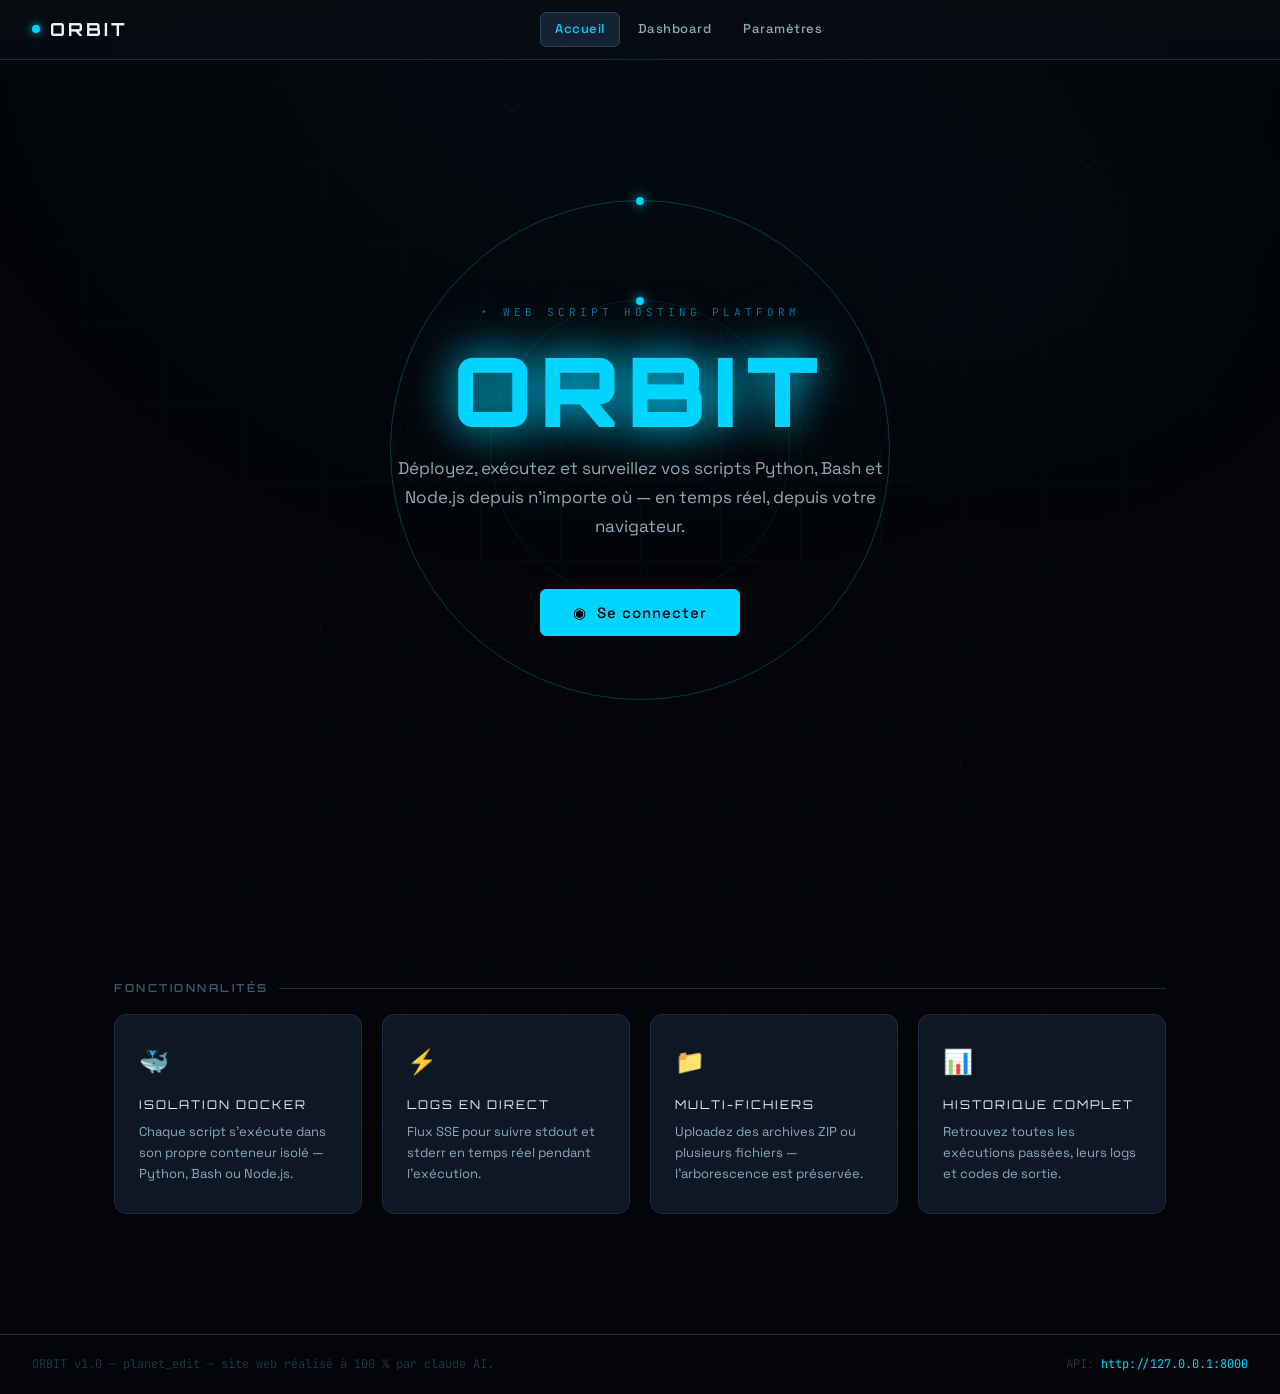
<file: docs/index.html>
<!DOCTYPE html>
<html lang="fr">
<head>
  <meta charset="UTF-8" />
  <meta name="viewport" content="width=device-width, initial-scale=1.0" />
  <title>ORBIT — Web Script Hosting</title>
  <link rel="stylesheet" href="css/style.css" />
  <style>
    /* ── Hero ─────────────────────────────────────────────── */
    .hero {
      min-height: 100vh;
      display: flex; flex-direction: column; align-items: center; justify-content: center;
      text-align: center;
      padding: 120px 24px 80px;
      position: relative;
    }

    .hero-eyebrow {
      font-family: var(--font-mono);
      font-size: 11px;
      letter-spacing: 4px;
      text-transform: uppercase;
      color: var(--accent-dim);
      margin-bottom: 20px;
      animation: fadeInDown .6s ease both;
    }

    .hero-title {
      font-family: var(--font-display);
      font-size: clamp(52px, 10vw, 96px);
      font-weight: 900;
      color: var(--text-bright);
      letter-spacing: 8px;
      line-height: 1;
      margin-bottom: 16px;
      animation: fadeInDown .7s .1s ease both;
      position: relative;
    }

    .hero-title .glow-text {
      color: var(--accent);
      text-shadow: 0 0 40px var(--accent), 0 0 80px var(--accent-glow);
    }

    .hero-subtitle {
      font-size: 17px;
      color: var(--text-main);
      max-width: 520px;
      margin-bottom: 48px;
      line-height: 1.7;
      animation: fadeInDown .8s .2s ease both;
    }

    .hero-actions {
      display: flex; gap: 16px; flex-wrap: wrap; justify-content: center;
      animation: fadeInDown .9s .3s ease both;
    }

    /* ── Grid déco (lignes de grille) ────────────────────── */
    .grid-overlay {
      position: fixed; inset: 0; z-index: 0;
      background-image:
        linear-gradient(var(--text-faint) 1px, transparent 1px),
        linear-gradient(90deg, var(--text-faint) 1px, transparent 1px);
      background-size: 80px 80px;
      opacity: .12;
      mask-image: radial-gradient(ellipse 80% 80% at 50% 50%, black 30%, transparent 80%);
      pointer-events: none;
    }

    /* Cercle décoratif central */
    .orbit-ring {
      position: absolute;
      width: 500px; height: 500px;
      border: 1px solid var(--accent-glow);
      border-radius: 50%;
      top: 50%; left: 50%;
      transform: translate(-50%, -50%);
      pointer-events: none;
      animation: spin 20s linear infinite;
      z-index: 0;
    }
    .orbit-ring::before {
      content: '';
      position: absolute;
      width: 8px; height: 8px;
      background: var(--accent);
      border-radius: 50%;
      box-shadow: 0 0 12px var(--accent);
      top: -4px; left: 50%;
      transform: translateX(-50%);
    }
    .orbit-ring-2 {
      width: 300px; height: 300px;
      animation: spin 12s linear infinite reverse;
      border-color: #00d4ff1a;
    }

    /* ── Features ─────────────────────────────────────────── */
    .features {
      position: relative; z-index: 1;
      padding: 80px 0 120px;
    }

    .features-grid {
      display: grid;
      grid-template-columns: repeat(auto-fit, minmax(240px, 1fr));
      gap: 20px;
    }

    .feature-card {
      background: var(--bg-card);
      border: 1px solid var(--border);
      border-radius: var(--radius-lg);
      padding: 28px 24px;
      transition: border-color var(--transition), transform var(--transition);
    }
    .feature-card:hover {
      border-color: var(--accent-dim);
      transform: translateY(-3px);
    }

    .feature-icon {
      font-size: 24px;
      margin-bottom: 14px;
      display: block;
    }

    .feature-title {
      font-family: var(--font-display);
      font-size: 12px;
      letter-spacing: 2px;
      text-transform: uppercase;
      color: var(--text-bright);
      margin-bottom: 8px;
    }

    .feature-desc {
      font-size: 13px;
      color: var(--text-main);
      line-height: 1.6;
    }

    /* ── Footer ───────────────────────────────────────────── */
    footer {
      position: relative; z-index: 1;
      border-top: 1px solid var(--border);
      padding: 20px 32px;
      display: flex; align-items: center; justify-content: space-between;
      color: var(--text-faint);
      font-size: 12px;
      font-family: var(--font-mono);
    }

    /* ── Nav CTA ──────────────────────────────────────────── */
    .nav-status {
      display: flex; align-items: center; gap: 8px;
      font-size: 12px;
      font-family: var(--font-mono);
      color: var(--text-dim);
    }
  </style>
</head>
<body>
  <div class="starfield"></div>
  <div class="grid-overlay"></div>

  <!-- Navbar -->
  <nav>
    <div class="nav-brand">
      <span class="brand-dot"></span>
      ORBIT
    </div>
    <ul class="nav-links">
      <li><a href="#" class="active">Accueil</a></li>
      <li><a href="dashboard">Dashboard</a></li>
      <li><a href="settings">Paramètres</a></li>
    </ul>
    <div class="nav-actions" id="nav-actions">
      <!-- Injecté par JS -->
    </div>
  </nav>

  <!-- Hero -->
  <section class="hero">
    <div class="orbit-ring"></div>
    <div class="orbit-ring orbit-ring-2"></div>

    <p class="hero-eyebrow">▸ Web Script Hosting Platform</p>
    <h1 class="hero-title"><span class="glow-text">ORBIT</span></h1>
    <p class="hero-subtitle">
      Déployez, exécutez et surveillez vos scripts Python, Bash et Node.js
      depuis n'importe où — en temps réel, depuis votre navigateur.
    </p>
    <div class="hero-actions">
      <button class="btn btn-primary btn-lg" onclick="Utils.go('login')" id="btn-login">
        ◉ &nbsp;Se connecter
      </button>
      <button class="btn btn-ghost btn-lg" onclick="Utils.go('dashboard')" id="btn-dash">
        ▸ &nbsp;Mon espace
      </button>
    </div>
  </section>

  <!-- Features -->
  <section class="features">
    <div class="container">
      <p class="section-title">Fonctionnalités</p>
      <div class="features-grid">
        <div class="feature-card">
          <span class="feature-icon">🐳</span>
          <div class="feature-title">Isolation Docker</div>
          <p class="feature-desc">Chaque script s'exécute dans son propre conteneur isolé — Python, Bash ou Node.js.</p>
        </div>
        <div class="feature-card">
          <span class="feature-icon">⚡</span>
          <div class="feature-title">Logs en direct</div>
          <p class="feature-desc">Flux SSE pour suivre stdout et stderr en temps réel pendant l'exécution.</p>
        </div>
        <div class="feature-card">
          <span class="feature-icon">📁</span>
          <div class="feature-title">Multi-fichiers</div>
          <p class="feature-desc">Uploadez des archives ZIP ou plusieurs fichiers — l'arborescence est préservée.</p>
        </div>
        <div class="feature-card">
          <span class="feature-icon">📊</span>
          <div class="feature-title">Historique complet</div>
          <p class="feature-desc">Retrouvez toutes les exécutions passées, leurs logs et codes de sortie.</p>
        </div>
      </div>
    </div>
  </section>

  <!-- Footer -->
  <footer>
    <span>ORBIT v1.0 — planet_edit — site web réalisé à 100 % par claude AI.</span>
    <span>API: <span id="api-url-display" style="color:var(--accent)"></span></span>
  </footer>

  <script src="js/config.js"></script>
  <script src="js/utils.js"></script>
  <script>
    // Afficher l'URL de l'API dans le footer
    document.getElementById("api-url-display").textContent = CONFIG.API_URL;

    // Adapter la navbar selon l'état de connexion
    const navActions = document.getElementById("nav-actions");
    if (Utils.isLoggedIn()) {
      navActions.innerHTML = `
        <span style="color:var(--text-dim);font-size:13px;margin-right:6px">
          Bonjour, <strong style="color:var(--accent)">${Utils.getUsername()}</strong>
        </span>
        <button class="btn btn-ghost btn-sm" onclick="Utils.go('dashboard')">Dashboard</button>
      `;
      document.getElementById("btn-login").style.display = "none";
    } else {
      document.getElementById("btn-dash").style.display = "none";
    }
  </script>
</body>
</html>
</file>
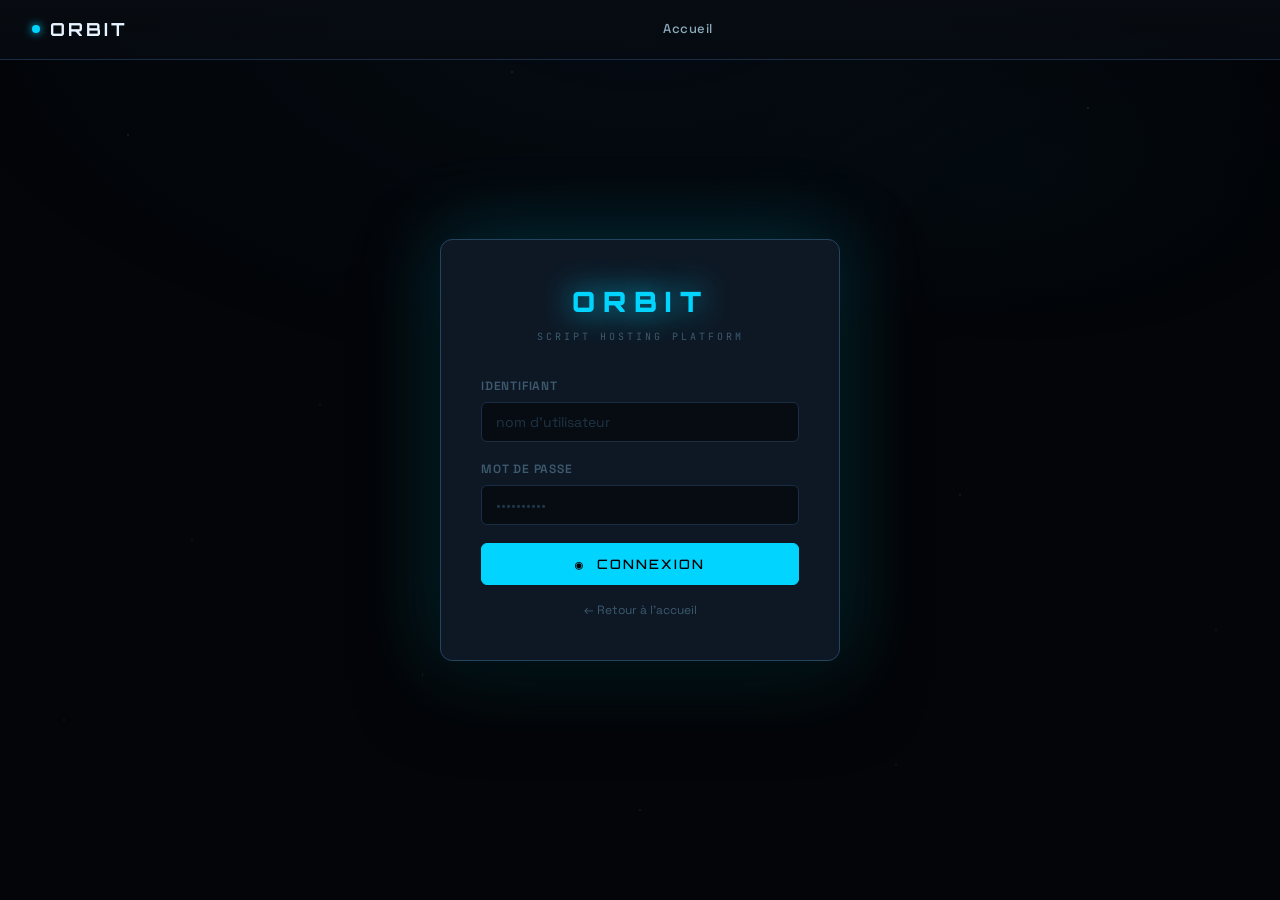
<file: docs/login/index.html>
<!DOCTYPE html>
<html lang="fr">
<head>
  <meta charset="UTF-8" />
  <meta name="viewport" content="width=device-width, initial-scale=1.0" />
  <title>ORBIT — Connexion</title>
  <link rel="stylesheet" href="../css/style.css" />
  <style>
    body { display: flex; flex-direction: column; min-height: 100vh; }

    .login-page {
      flex: 1;
      display: flex; align-items: center; justify-content: center;
      padding: 24px;
      position: relative; z-index: 1;
    }

    .login-box {
      width: 100%; max-width: 400px;
      background: var(--bg-card);
      border: 1px solid var(--border-lit);
      border-radius: var(--radius-lg);
      padding: 40px;
      box-shadow: 0 24px 80px #000000aa, 0 0 80px var(--accent-glow);
      animation: slideUp .35s ease both;
    }

    .login-logo {
      text-align: center;
      margin-bottom: 32px;
    }

    .login-logo .logo-text {
      font-family: var(--font-display);
      font-size: 28px;
      font-weight: 900;
      letter-spacing: 8px;
      color: var(--accent);
      text-shadow: 0 0 30px var(--accent);
    }

    .login-logo .logo-sub {
      font-family: var(--font-mono);
      font-size: 10px;
      letter-spacing: 3px;
      color: var(--text-dim);
      margin-top: 4px;
      text-transform: uppercase;
    }

    .login-form { display: flex; flex-direction: column; gap: 18px; }

    .login-separator {
      text-align: center;
      font-family: var(--font-mono);
      font-size: 10px;
      letter-spacing: 2px;
      color: var(--text-faint);
      margin: 4px 0;
    }

    .btn-login-full {
      width: 100%;
      justify-content: center;
      padding: 12px;
      font-family: var(--font-display);
      font-size: 13px;
      letter-spacing: 2px;
    }

    .login-back {
      text-align: center;
      margin-top: 16px;
      font-size: 12px;
      color: var(--text-dim);
    }

    .error-msg {
      background: #ff335515;
      border: 1px solid #ff335533;
      border-radius: var(--radius);
      color: var(--red);
      font-size: 13px;
      padding: 10px 14px;
      display: none;
    }
  </style>
</head>
<body>
  <div class="starfield"></div>

  <!-- Navbar minimale -->
  <nav>
    <div class="nav-brand" onclick="Utils.go('../')" style="cursor:pointer">
      <span class="brand-dot"></span>
      ORBIT
    </div>
    <ul class="nav-links">
      <li><a href="../">Accueil</a></li>
    </ul>
    <div></div>
  </nav>

  <div class="login-page">
    <div class="login-box">
      <div class="login-logo">
        <div class="logo-text">ORBIT</div>
        <div class="logo-sub">Script Hosting Platform</div>
      </div>

      <div class="login-form">
        <div class="form-group">
          <label class="form-label">Identifiant</label>
          <input class="form-input" id="username" type="text"
                 placeholder="nom d'utilisateur" autocomplete="username" />
        </div>
        <div class="form-group">
          <label class="form-label">Mot de passe</label>
          <input class="form-input" id="password" type="password"
                 placeholder="••••••••••" autocomplete="current-password" />
        </div>

        <div class="error-msg" id="error-msg"></div>

        <button class="btn btn-primary btn-login-full" id="btn-submit" onclick="doLogin()">
          ◉ &nbsp;CONNEXION
        </button>
      </div>

      <div class="login-back">
        <a href="../" style="color:var(--text-dim)">← Retour à l'accueil</a>
      </div>
    </div>
  </div>

  <script src="../js/config.js"></script>
  <script src="../js/api.js"></script>
  <script src="../js/utils.js"></script>
  <script>
    // Redirect si déjà connecté
    if (Utils.isLoggedIn()) Utils.go("../dashboard");

    // Enter key support
    document.addEventListener("keydown", e => {
      if (e.key === "Enter") doLogin();
    });

    async function doLogin() {
      const username = document.getElementById("username").value.trim();
      const password = document.getElementById("password").value;
      const errEl = document.getElementById("error-msg");
      const btn = document.getElementById("btn-submit");

      errEl.style.display = "none";

      if (!username || !password) {
        showError("Veuillez remplir tous les champs.");
        return;
      }

      btn.disabled = true;
      btn.innerHTML = `<span class="spinner"></span> Connexion...`;

      try {
        await API.login(username, password);
        Utils.setLoggedIn(username);
        Utils.toast("Bienvenue, " + username + " !", "success");
        setTimeout(() => Utils.go("../dashboard"), 600);
      } catch (err) {
        showError(err.message || "Identifiants incorrects.");
        btn.disabled = false;
        btn.innerHTML = `◉ &nbsp;CONNEXION`;
      }
    }

    function showError(msg) {
      const el = document.getElementById("error-msg");
      el.textContent = "✕  " + msg;
      el.style.display = "block";
    }
  </script>
</body>
</html>
</file>
<file: docs/css/style.css>
/* ============================================================
   ORBIT — Global Stylesheet
   Thème : dark space / terminal / retro-futuriste
   ============================================================ */

@import url('https://fonts.googleapis.com/css2?family=Orbitron:wght@400;600;700;900&family=JetBrains+Mono:wght@300;400;500&family=Space+Grotesk:wght@300;400;500;600&display=swap');

/* ── Variables ────────────────────────────────────────────── */
:root {
  --bg-void:    #030508;
  --bg-deep:    #070c12;
  --bg-panel:   #0a1118;
  --bg-card:    #0e1825;
  --bg-hover:   #132130;
  --border:     #1a2d42;
  --border-lit: #234560;

  --accent:       #00d4ff;
  --accent-glow:  #00d4ff33;
  --accent-dim:   #00d4ff88;
  --accent2:      #0088cc;

  --text-bright:  #e8f4ff;
  --text-main:    #8baabb;
  --text-dim:     #3d5a6e;
  --text-faint:   #1e3445;

  --green:   #00ff88;
  --red:     #ff3355;
  --orange:  #ff8800;
  --yellow:  #ffcc00;

  --font-display: 'Orbitron', monospace;
  --font-mono:    'JetBrains Mono', monospace;
  --font-body:    'Space Grotesk', sans-serif;

  --radius:    6px;
  --radius-lg: 12px;
  --nav-h:     60px;
  --transition: 200ms cubic-bezier(.4,0,.2,1);
}

/* ── Reset ────────────────────────────────────────────────── */
*, *::before, *::after { box-sizing: border-box; margin: 0; padding: 0; }

html { scroll-behavior: smooth; }

body {
  background: var(--bg-void);
  color: var(--text-main);
  font-family: var(--font-body);
  font-size: 14px;
  line-height: 1.6;
  min-height: 100vh;
  overflow-x: hidden;
}

a { color: var(--accent); text-decoration: none; }
a:hover { color: var(--text-bright); }

/* ── Starfield background ─────────────────────────────────── */
.starfield {
  position: fixed; inset: 0; z-index: 0;
  background:
    radial-gradient(ellipse 80% 60% at 50% 0%, #0a1e3344 0%, transparent 70%),
    radial-gradient(ellipse 40% 30% at 80% 20%, #001a2a22 0%, transparent 60%);
  pointer-events: none;
}

.starfield::before {
  content: '';
  position: absolute; inset: 0;
  background-image:
    radial-gradient(1px 1px at 10% 15%, #ffffff33, transparent),
    radial-gradient(1px 1px at 25% 45%, #ffffff22, transparent),
    radial-gradient(1px 1px at 40% 8%, #ffffff44, transparent),
    radial-gradient(1px 1px at 60% 30%, #ffffff22, transparent),
    radial-gradient(1px 1px at 75% 55%, #ffffff33, transparent),
    radial-gradient(1px 1px at 85% 12%, #ffffff44, transparent),
    radial-gradient(1px 1px at 95% 70%, #ffffff22, transparent),
    radial-gradient(1.5px 1.5px at 5% 80%, #00d4ff22, transparent),
    radial-gradient(1px 1px at 50% 90%, #ffffff33, transparent),
    radial-gradient(1px 1px at 15% 60%, #ffffff22, transparent),
    radial-gradient(1px 1px at 33% 75%, #ffffff33, transparent),
    radial-gradient(1px 1px at 70% 85%, #ffffff22, transparent);
}

/* ── Navbar ───────────────────────────────────────────────── */
nav {
  position: fixed; top: 0; left: 0; right: 0; z-index: 100;
  height: var(--nav-h);
  display: flex; align-items: center; justify-content: space-between;
  padding: 0 32px;
  background: linear-gradient(180deg, #070c12f0 0%, #070c12cc 100%);
  border-bottom: 1px solid var(--border);
  backdrop-filter: blur(12px);
}

.nav-brand {
  display: flex; align-items: center; gap: 10px;
  font-family: var(--font-display);
  font-size: 18px;
  font-weight: 700;
  color: var(--text-bright);
  letter-spacing: 3px;
}

.nav-brand .brand-dot {
  width: 8px; height: 8px;
  background: var(--accent);
  border-radius: 50%;
  box-shadow: 0 0 8px var(--accent);
  animation: pulse-dot 2s ease-in-out infinite;
}

.nav-links {
  display: flex; align-items: center; gap: 4px;
  list-style: none;
}

.nav-links a {
  display: flex; align-items: center; gap: 6px;
  padding: 6px 14px;
  border-radius: var(--radius);
  color: var(--text-main);
  font-size: 13px;
  font-weight: 500;
  letter-spacing: .5px;
  transition: color var(--transition), background var(--transition);
}

.nav-links a:hover,
.nav-links a.active {
  color: var(--text-bright);
  background: var(--bg-hover);
}

.nav-links a.active {
  color: var(--accent);
  border: 1px solid var(--border-lit);
}

.nav-actions { display: flex; gap: 10px; }

/* ── Buttons ──────────────────────────────────────────────── */
.btn {
  display: inline-flex; align-items: center; gap: 8px;
  padding: 9px 20px;
  border-radius: var(--radius);
  border: 1px solid transparent;
  font-family: var(--font-body);
  font-size: 13px;
  font-weight: 500;
  letter-spacing: .5px;
  cursor: pointer;
  transition: all var(--transition);
  user-select: none;
}

.btn-primary {
  background: var(--accent);
  color: #000;
  border-color: var(--accent);
}
.btn-primary:hover {
  background: transparent;
  color: var(--accent);
  box-shadow: 0 0 20px var(--accent-glow);
}

.btn-ghost {
  background: transparent;
  color: var(--text-main);
  border-color: var(--border);
}
.btn-ghost:hover {
  color: var(--text-bright);
  border-color: var(--border-lit);
  background: var(--bg-hover);
}

.btn-danger {
  background: transparent;
  color: var(--red);
  border-color: #ff335533;
}
.btn-danger:hover {
  background: #ff335511;
  border-color: var(--red);
}

.btn-success {
  background: transparent;
  color: var(--green);
  border-color: #00ff8833;
}
.btn-success:hover {
  background: #00ff8811;
  border-color: var(--green);
}

.btn-sm { padding: 5px 12px; font-size: 12px; }
.btn-lg { padding: 13px 32px; font-size: 15px; letter-spacing: 1px; }
.btn:disabled { opacity: .4; cursor: not-allowed; }

/* ── Cards / Panels ───────────────────────────────────────── */
.card {
  background: var(--bg-card);
  border: 1px solid var(--border);
  border-radius: var(--radius-lg);
  padding: 24px;
  transition: border-color var(--transition), box-shadow var(--transition);
}
.card:hover { border-color: var(--border-lit); }

.panel {
  background: var(--bg-panel);
  border: 1px solid var(--border);
  border-radius: var(--radius-lg);
  padding: 20px;
}

/* ── Layout ───────────────────────────────────────────────── */
.page {
  position: relative; z-index: 1;
  min-height: 100vh;
  padding-top: var(--nav-h);
}

.container {
  max-width: 1100px;
  margin: 0 auto;
  padding: 0 24px;
}

.container-wide {
  max-width: 1400px;
  margin: 0 auto;
  padding: 0 24px;
}

/* ── Grid helpers ─────────────────────────────────────────── */
.grid-2 { display: grid; grid-template-columns: repeat(2, 1fr); gap: 20px; }
.grid-3 { display: grid; grid-template-columns: repeat(3, 1fr); gap: 20px; }
.grid-auto { display: grid; grid-template-columns: repeat(auto-fill, minmax(260px, 1fr)); gap: 20px; }

/* ── Status dots ──────────────────────────────────────────── */
.dot {
  display: inline-block;
  width: 8px; height: 8px;
  border-radius: 50%;
  flex-shrink: 0;
}
.dot-running  { background: var(--green);  box-shadow: 0 0 6px var(--green);  animation: pulse-dot 1.2s ease-in-out infinite; }
.dot-success  { background: var(--green);  }
.dot-failed   { background: var(--red);    }
.dot-pending  { background: var(--orange); animation: pulse-dot 2s ease-in-out infinite; }

/* ── Badge ────────────────────────────────────────────────── */
.badge {
  display: inline-flex; align-items: center; gap: 5px;
  padding: 2px 9px;
  border-radius: 20px;
  font-size: 11px;
  font-weight: 600;
  letter-spacing: .5px;
  text-transform: uppercase;
}
.badge-running { background: #00ff8820; color: var(--green); border: 1px solid #00ff8844; }
.badge-success { background: #00ff8815; color: #00cc66; border: 1px solid #00cc6633; }
.badge-failed  { background: #ff335520; color: var(--red);   border: 1px solid #ff335544; }
.badge-pending { background: #ff880020; color: var(--orange); border: 1px solid #ff880044; }
.badge-python  { background: #3572a520; color: #4da6e8; border: 1px solid #3572a544; }
.badge-bash    { background: #89e05020; color: #89e050; border: 1px solid #89e05044; }
.badge-nodejs  { background: #68a06320; color: #68a063; border: 1px solid #68a06344; }

/* ── Form elements ────────────────────────────────────────── */
.form-group { display: flex; flex-direction: column; gap: 6px; }
.form-label {
  font-size: 12px;
  font-weight: 600;
  letter-spacing: .8px;
  text-transform: uppercase;
  color: var(--text-dim);
}
.form-input {
  background: var(--bg-deep);
  border: 1px solid var(--border);
  border-radius: var(--radius);
  color: var(--text-bright);
  font-family: var(--font-body);
  font-size: 14px;
  padding: 10px 14px;
  outline: none;
  transition: border-color var(--transition), box-shadow var(--transition);
  width: 100%;
}
.form-input:focus {
  border-color: var(--accent-dim);
  box-shadow: 0 0 0 3px var(--accent-glow);
}
.form-input::placeholder { color: var(--text-faint); }

.form-range {
  -webkit-appearance: none;
  width: 100%; height: 4px;
  background: var(--border);
  border-radius: 2px; outline: none;
  cursor: pointer;
}
.form-range::-webkit-slider-thumb {
  -webkit-appearance: none;
  width: 16px; height: 16px;
  border-radius: 50%;
  background: var(--accent);
  box-shadow: 0 0 8px var(--accent-glow);
  cursor: pointer;
}

.form-toggle {
  position: relative;
  display: inline-block;
  width: 40px; height: 22px;
}
.form-toggle input { opacity: 0; width: 0; height: 0; }
.toggle-slider {
  position: absolute; inset: 0;
  background: var(--border);
  border-radius: 22px;
  cursor: pointer;
  transition: background var(--transition);
}
.toggle-slider::before {
  content: '';
  position: absolute;
  width: 16px; height: 16px;
  left: 3px; top: 3px;
  background: var(--text-dim);
  border-radius: 50%;
  transition: transform var(--transition), background var(--transition);
}
.form-toggle input:checked + .toggle-slider { background: var(--accent-glow); border: 1px solid var(--accent-dim); }
.form-toggle input:checked + .toggle-slider::before { transform: translateX(18px); background: var(--accent); }

/* ── Terminal / Logs ──────────────────────────────────────── */
.terminal {
  background: #020508;
  border: 1px solid var(--border);
  border-radius: var(--radius-lg);
  font-family: var(--font-mono);
  font-size: 13px;
  overflow: hidden;
}

.terminal-header {
  display: flex; align-items: center; justify-content: space-between;
  padding: 10px 16px;
  background: var(--bg-panel);
  border-bottom: 1px solid var(--border);
}

.terminal-dots { display: flex; gap: 6px; }
.terminal-dots span {
  width: 10px; height: 10px;
  border-radius: 50%;
}
.terminal-dots .td-r { background: #ff3b30; }
.terminal-dots .td-y { background: #ffcc00; }
.terminal-dots .td-g { background: #28cd41; }

.terminal-title {
  font-family: var(--font-mono);
  font-size: 11px;
  color: var(--text-dim);
  letter-spacing: 1px;
}

.terminal-body {
  padding: 16px;
  height: 320px;
  overflow-y: auto;
  scrollbar-width: thin;
  scrollbar-color: var(--border) transparent;
}

.terminal-body::-webkit-scrollbar { width: 4px; }
.terminal-body::-webkit-scrollbar-thumb { background: var(--border-lit); border-radius: 2px; }

.log-line {
  display: flex; gap: 10px;
  line-height: 1.5;
  padding: 1px 0;
}
.log-line .log-stream { color: var(--text-faint); flex-shrink: 0; }
.log-line.stdout .log-content { color: var(--text-bright); }
.log-line.stderr .log-content { color: var(--red); }
.log-line .log-time { color: var(--text-faint); font-size: 11px; flex-shrink: 0; }

.terminal-cursor {
  display: inline-block;
  width: 8px; height: 14px;
  background: var(--accent);
  animation: blink 1s step-end infinite;
  vertical-align: middle;
}

/* ── File tree ────────────────────────────────────────────── */
/* .tree { font-family: var(--font-mono); font-size: 13px; }
.tree-item {
  display: flex; align-items: center; gap: 8px;
  padding: 5px 8px;
  border-radius: var(--radius);
  color: var(--text-main);
  transition: background var(--transition), color var(--transition);
}
.tree-item:hover { background: var(--bg-hover); color: var(--text-bright); }
.tree-item .tree-icon { color: var(--accent-dim); font-size: 12px; flex-shrink: 0; }
.tree-item .tree-size { margin-left: auto; color: var(--text-faint); font-size: 11px; } */


.tree{
  font-family:var(--font-mono);
  font-size:13px;
  user-select:none;
}

.tree-node{
  display:flex;
  align-items:center;
  height:22px;
  cursor:pointer;
  padding:0 4px;
  border-radius:4px;
  white-space:nowrap;
}

.tree-node:hover{
  background:var(--bg-hover);
}

.tree-arrow{
  display:inline-flex;
  width:16px;
  height:16px;
  align-items:center;
  justify-content:center;
  transition:transform .12s;
}

.tree-arrow.open{
  transform:rotate(90deg);
}

.tree-arrow.leaf{
  opacity:0;
  pointer-events:none;
}

.tree-icon{
  margin:0 4px;
}

.tree-name{
  flex:1;
  overflow:hidden;
  text-overflow:ellipsis;
}

.tree-size{
  margin-left:8px;
  font-size:11px;
  color:var(--text-faint);
}

.tree-children{
  overflow:hidden;
}



/* ── Stat card ────────────────────────────────────────────── */
.stat-card {
  background: var(--bg-card);
  border: 1px solid var(--border);
  border-radius: var(--radius-lg);
  padding: 20px;
  display: flex; flex-direction: column; gap: 6px;
}
.stat-label {
  font-size: 11px;
  font-weight: 600;
  letter-spacing: 1.5px;
  text-transform: uppercase;
  color: var(--text-dim);
}
.stat-value {
  font-family: var(--font-display);
  font-size: 28px;
  font-weight: 700;
  color: var(--text-bright);
}
.stat-sub { font-size: 12px; color: var(--text-dim); }

/* ── Progress bar ─────────────────────────────────────────── */
.progress {
  width: 100%; height: 6px;
  background: var(--border);
  border-radius: 3px; overflow: hidden;
}
.progress-bar {
  height: 100%;
  border-radius: 3px;
  background: linear-gradient(90deg, var(--accent2), var(--accent));
  box-shadow: 0 0 8px var(--accent-glow);
  transition: width .6s ease;
}

/* ── Section headings ─────────────────────────────────────── */
.section-title {
  font-family: var(--font-display);
  font-size: 11px;
  font-weight: 600;
  letter-spacing: 2.5px;
  text-transform: uppercase;
  color: var(--text-dim);
  margin-bottom: 16px;
  display: flex; align-items: center; gap: 10px;
}
.section-title::after {
  content: '';
  flex: 1; height: 1px;
  background: var(--border);
}

/* ── Toast notifications ──────────────────────────────────── */
#toast-container {
  position: fixed;
  bottom: 24px; right: 24px;
  z-index: 9999;
  display: flex; flex-direction: column; gap: 8px;
  pointer-events: none;
}

.toast {
  display: flex; align-items: center; gap: 10px;
  padding: 12px 18px;
  background: var(--bg-panel);
  border: 1px solid var(--border-lit);
  border-radius: var(--radius);
  box-shadow: 0 8px 32px #00000066;
  font-size: 13px;
  color: var(--text-bright);
  pointer-events: all;
  transform: translateX(110%);
  transition: transform .35s cubic-bezier(.4,0,.2,1), opacity .35s;
  opacity: 0;
}
.toast.show { transform: translateX(0); opacity: 1; }
.toast-icon { font-size: 16px; }
.toast-info    .toast-icon { color: var(--accent); }
.toast-success .toast-icon { color: var(--green); }
.toast-error   .toast-icon { color: var(--red); }
.toast-warn    .toast-icon { color: var(--orange); }

/* ── Loading / Spinner ────────────────────────────────────── */
.spinner {
  display: inline-block;
  width: 18px; height: 18px;
  border: 2px solid var(--border);
  border-top-color: var(--accent);
  border-radius: 50%;
  animation: spin 700ms linear infinite;
}

.loading-overlay {
  display: flex; align-items: center; justify-content: center;
  padding: 40px;
  color: var(--text-dim);
  gap: 12px;
}

/* ── Divider ──────────────────────────────────────────────── */
.divider {
  height: 1px;
  background: var(--border);
  margin: 24px 0;
}

/* ── Empty state ──────────────────────────────────────────── */
.empty-state {
  display: flex; flex-direction: column; align-items: center;
  padding: 60px 24px;
  color: var(--text-dim);
  gap: 12px;
  text-align: center;
}
.empty-icon { font-size: 40px; color: var(--text-faint); }

/* ── Modal ────────────────────────────────────────────────── */
.modal-overlay {
  position: fixed; inset: 0; z-index: 200;
  background: #00000088;
  backdrop-filter: blur(4px);
  display: flex; align-items: center; justify-content: center;
  animation: fadeIn .2s ease;
}

.modal {
  background: var(--bg-panel);
  border: 1px solid var(--border-lit);
  border-radius: var(--radius-lg);
  padding: 32px;
  width: min(480px, 90vw);
  box-shadow: 0 24px 80px #00000088;
  animation: slideUp .25s cubic-bezier(.4,0,.2,1);
}

.modal-title {
  font-family: var(--font-display);
  font-size: 14px;
  letter-spacing: 2px;
  text-transform: uppercase;
  color: var(--text-bright);
  margin-bottom: 24px;
}

/* ── Scrollbar global ─────────────────────────────────────── */
::-webkit-scrollbar { width: 6px; height: 6px; }
::-webkit-scrollbar-track { background: transparent; }
::-webkit-scrollbar-thumb { background: var(--border); border-radius: 3px; }
::-webkit-scrollbar-thumb:hover { background: var(--border-lit); }
scrollbar-width: thin;
scrollbar-color: var(--border) transparent;

/* ── Animations ───────────────────────────────────────────── */
@keyframes pulse-dot {
  0%, 100% { opacity: 1; transform: scale(1); }
  50% { opacity: .6; transform: scale(.85); }
}

@keyframes spin {
  to { transform: rotate(360deg); }
}

@keyframes blink {
  0%, 100% { opacity: 1; }
  50% { opacity: 0; }
}

@keyframes fadeIn {
  from { opacity: 0; }
  to   { opacity: 1; }
}

@keyframes slideUp {
  from { opacity: 0; transform: translateY(16px); }
  to   { opacity: 1; transform: translateY(0); }
}

@keyframes fadeInDown {
  from { opacity: 0; transform: translateY(-8px); }
  to   { opacity: 1; transform: translateY(0); }
}

/* ── Compact mode ─────────────────────────────────────────── */
body.compact .card { padding: 14px; }
body.compact .stat-value { font-size: 22px; }
body.compact .section-title { margin-bottom: 10px; }

/* ── Responsive ───────────────────────────────────────────── */
@media (max-width: 768px) {
  nav { padding: 0 16px; }
  .nav-links { display: none; }
  .container, .container-wide { padding: 0 16px; }
  .grid-2, .grid-3 { grid-template-columns: 1fr; }
}
</file>
